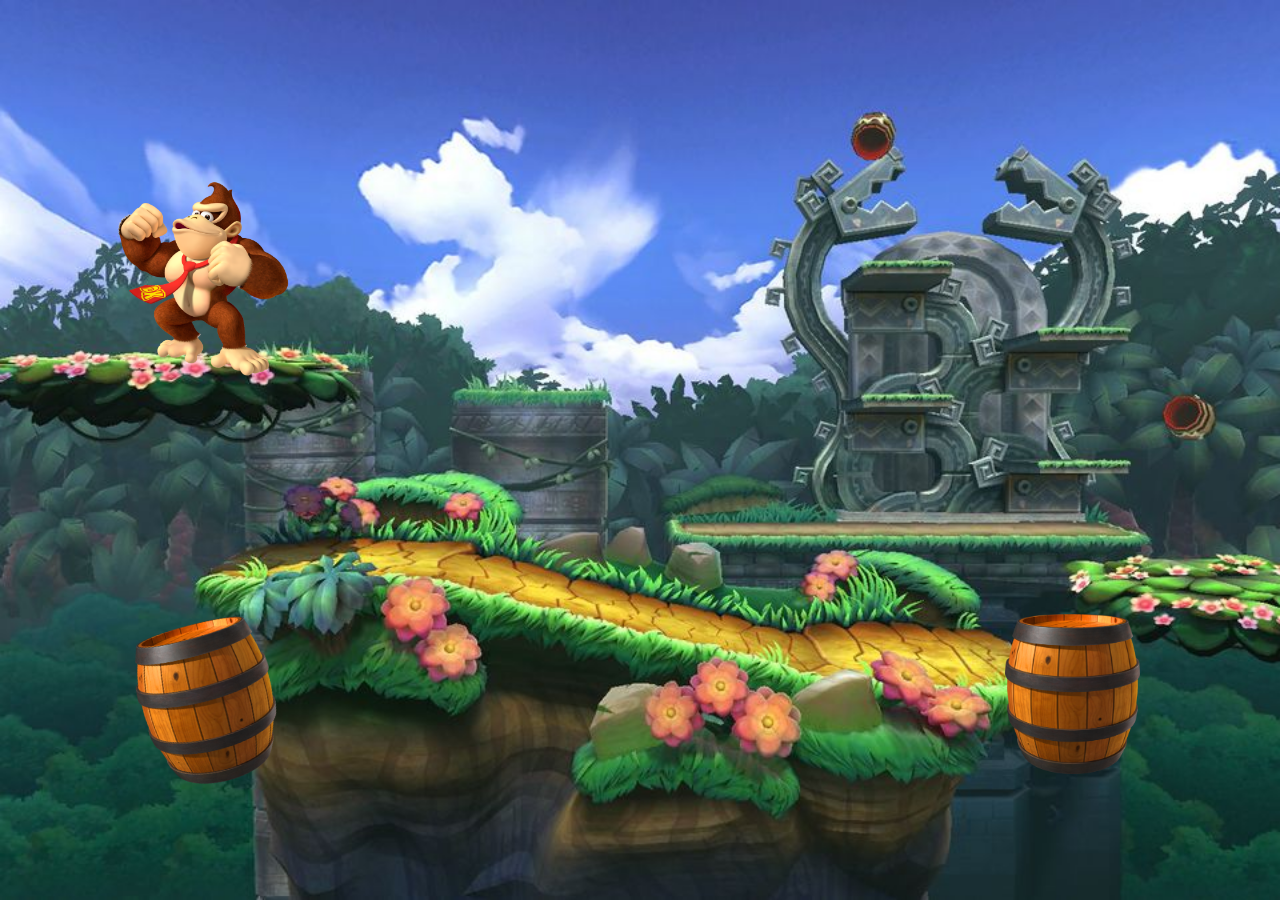
<file: animaciones/index.html>
<!DOCTYPE html>
<html lang="en">
<head>
    <meta charset="UTF-8">
    <meta name="viewport" content="width=device-width, initial-scale=1.0">
    <link rel="stylesheet" href="css/styles.css">
    <title>Document</title>
    
</head>
<body>
    <head>
    <meta charset="UTF-8">
    <meta name="viewport" content="width=device-width, initial-scale=1.0">
    <title>EL BANANAS</title>
    <link rel="stylesheet" href="css/styles.css">
</head>
<body>
    <div id="contenedor">
    <div id="personaje"></div >
    <div id="barril1" class="giroBarril"> </div >
    <div id="barril2" class="giroBarril"></div>
</div>
</body>
</html>
</file>
<file: animaciones/css/styles.css>
* {
    margin: 0;
    padding: 0;
    box-sizing: border-box;
  }
  
  body {
    overflow: hidden;
  }
  
  
  #contenedor {
    position: relative;
    width: 100vw;
    height: 100vh;
    background: url("../img/bg.jpg") no-repeat center/cover;
    overflow: hidden;
  }
  
  /* EL BANANAS*/
  #personaje {
    position: absolute;
    bottom: 58%;   /* altura */
    left: 8%;      
    width: 200px;
    height: 200px;
    background: url("../img/dk.png") no-repeat center/contain;

    animation-name: saltos;
    animation-duration: 10s;

  }
  
  
  #barril1 {
    position: absolute;
    bottom: 13%;   /* altura */
    left: 10%;    
    width: 160px;
    height: 160px;
    background: url("../img/barril.png") no-repeat center/contain;
    transform: rotate(-15deg);
  }
  
  
  #barril2 {
    position: absolute;
    bottom: 14%;   /*altura */
    right: 10%;   
    width: 160px;
    height: 160px;
    background: url("../img/barril.png") no-repeat center/contain;
  }
  .giroBarril{
    animation-name: rotarBarril;
    animation-duration: 3s;
    animation-iteration-count: infinite;
    animation-direction: alternate;
  }
  @keyframes rotarBarril{
    from{

        transform: rotate(-80deg);
    }
    to{
        transform: rotate(80deg);
    }
  }
  @keyframes saltos{
    0%{
        top:-250px;
    }
    10%{
        top: 80px;
    }
    50%{
        top:80px;
        
    }
    70%{
        top: 150px;
    }
    100%{
        left: 700px;
        top: 240px;
    }
  }
</file>
